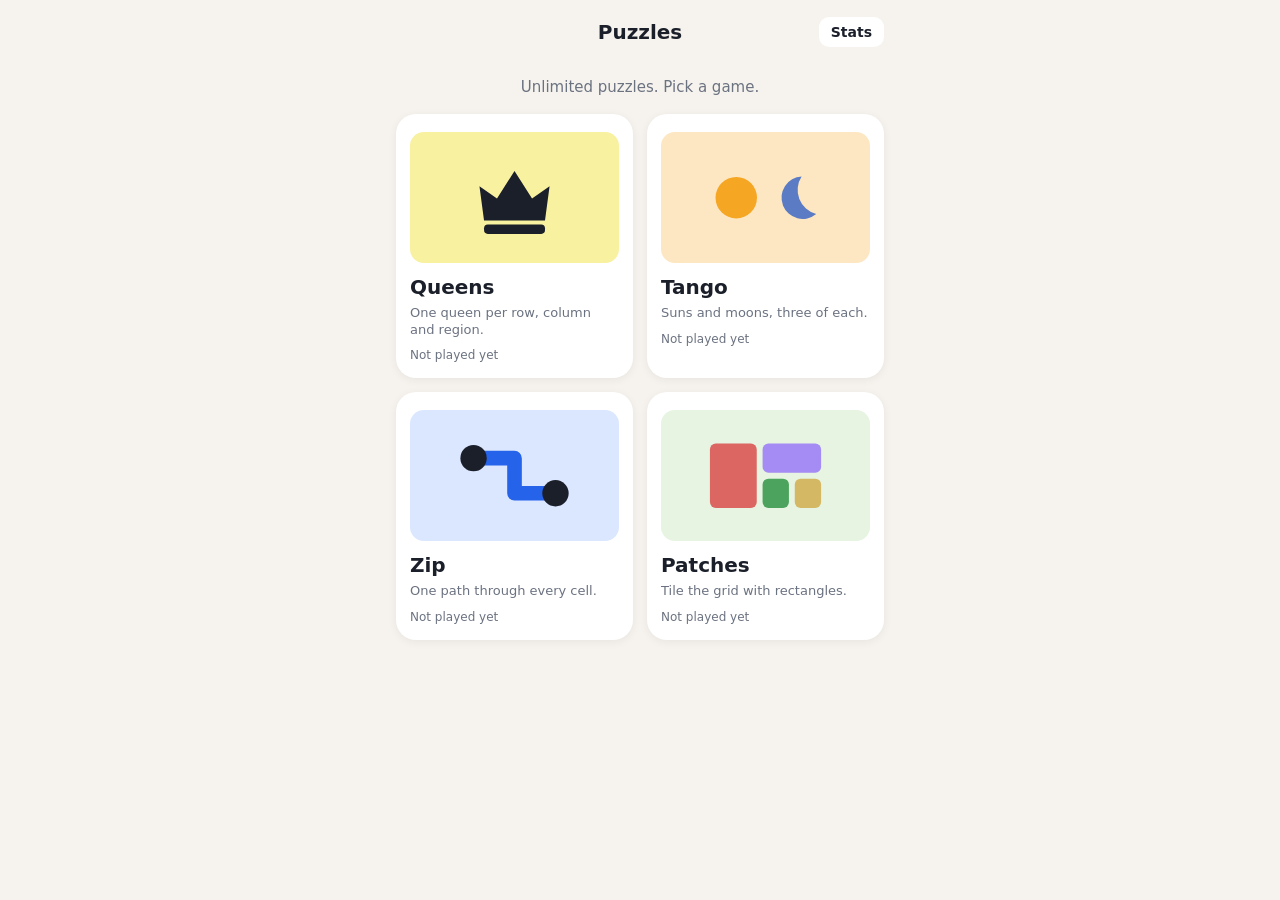
<file: index.html>
<!doctype html>
<html lang="en">
<head>
<meta charset="utf-8">
<meta name="viewport" content="width=device-width, initial-scale=1, maximum-scale=1, viewport-fit=cover, user-scalable=no">
<title>Puzzles</title>
<meta name="description" content="Queens, Tango, Zip and Patches. Unlimited puzzles, offline, no account.">
<meta property="og:type" content="website">
<meta property="og:site_name" content="Puzzles">
<meta property="og:title" content="Puzzles">
<meta property="og:description" content="Queens, Tango, Zip and Patches. Unlimited puzzles, offline, no account.">
<meta property="og:url" content="https://benjaminsirb.com/puzzles/">
<meta property="og:image" content="https://benjaminsirb.com/puzzles/og.png">
<meta property="og:image:width" content="1200">
<meta property="og:image:height" content="630">
<meta property="og:image:alt" content="Four mini puzzle boards: Queens, Tango, Zip and Patches">
<meta name="twitter:card" content="summary_large_image">
<meta name="twitter:title" content="Puzzles">
<meta name="twitter:description" content="Queens, Tango, Zip and Patches. Unlimited puzzles, offline, no account.">
<meta name="twitter:image" content="https://benjaminsirb.com/puzzles/og.png">
<meta name="theme-color" content="#14161c" media="(prefers-color-scheme: dark)">
<meta name="theme-color" content="#f6f3ee" media="(prefers-color-scheme: light)">
<meta name="apple-mobile-web-app-capable" content="yes">
<meta name="mobile-web-app-capable" content="yes">
<meta name="apple-mobile-web-app-status-bar-style" content="default">
<meta name="apple-mobile-web-app-title" content="Puzzles">
<link rel="manifest" href="manifest.webmanifest">
<link rel="apple-touch-icon" href="icons/icon-180.png">
<link rel="icon" href="icons/icon.svg" type="image/svg+xml">
<link rel="stylesheet" href="style.css">
</head>
<body>
<header class="top">
  <nav class="topbar">
    <button id="home-btn" class="back" hidden>&#8249; Puzzles</button>
    <h1 id="title" class="title">Puzzles</h1>
    <button id="stats-home" class="btn ghost small">Stats</button>
    <button id="share-top" class="btn ghost small" hidden>Share</button>
  </nav>
</header>
<main>
<section id="home" class="home">
  <p class="home-sub">Unlimited puzzles. Pick a game.</p>
  <div class="tiles-grid" id="tiles"></div>
</section>
<section id="game" hidden>
  <div class="bar">
    <div class="timer" id="timer">0:00</div>
    <div class="bar-right">
      <select id="size" class="size" hidden></select>
      <button id="stats" class="btn ghost" title="Results">Stats</button>
      <button id="new" class="btn">New</button>
    </div>
  </div>
  <div class="fit">
    <div class="stage">
      <div id="board" class="board"></div>
      <div id="cover" class="cover" hidden>
        <div class="cover-card">
          <h2 id="cover-title"></h2>
          <p id="cover-sub"></p>
          <button id="cover-btn" class="btn">Start game</button>
        </div>
      </div>
    </div>
  </div>
  <p id="hintmsg" class="hintmsg" hidden></p>
  <div id="actions" class="actions"></div>
  <p id="rules" class="rules"></p>
  <p id="seed" class="seed"></p>
</section>
</main>
<canvas id="confetti" class="confetti" hidden></canvas>
<div id="modal" class="modal" hidden>
  <div class="card">
    <div class="trophy"><svg viewBox="0 0 24 24"><path d="M4 18h16l1.2-9-4.6 3.2L12 5l-4.6 7.2L2.8 9z"/><rect x="4" y="19" width="16" height="2.5" rx="1"/></svg></div>
    <h2 id="modal-title">Nice work!</h2>
    <p id="modal-sub"></p>
    <button id="modal-results" class="btn ghost full">View results</button>
    <div class="row">
      <button id="modal-close" class="btn ghost">Close</button>
      <button id="modal-share" class="btn ghost">Share</button>
      <button id="modal-new" class="btn">New</button>
    </div>
  </div>
</div>
<div id="results" class="modal" hidden>
  <div class="card wide">
    <div class="results-head">
      <h2>Results</h2>
      <button id="results-close" class="btn ghost small">Close</button>
    </div>
    <div class="pills" id="results-games"></div>
    <div class="pills" id="results-sizes"></div>
    <div class="tiles" id="results-tiles"></div>
    <div class="chart-wrap">
      <svg id="results-chart" class="chart" viewBox="0 0 360 200" preserveAspectRatio="none"></svg>
      <div id="results-tip" class="tip" hidden></div>
    </div>
    <div class="table-wrap"><table id="results-table" class="table"></table></div>
    <button id="results-clear" class="link danger">Clear history</button>
  </div>
</div>
<script type="module" src="app.js"></script>
</body>
</html>
</file>
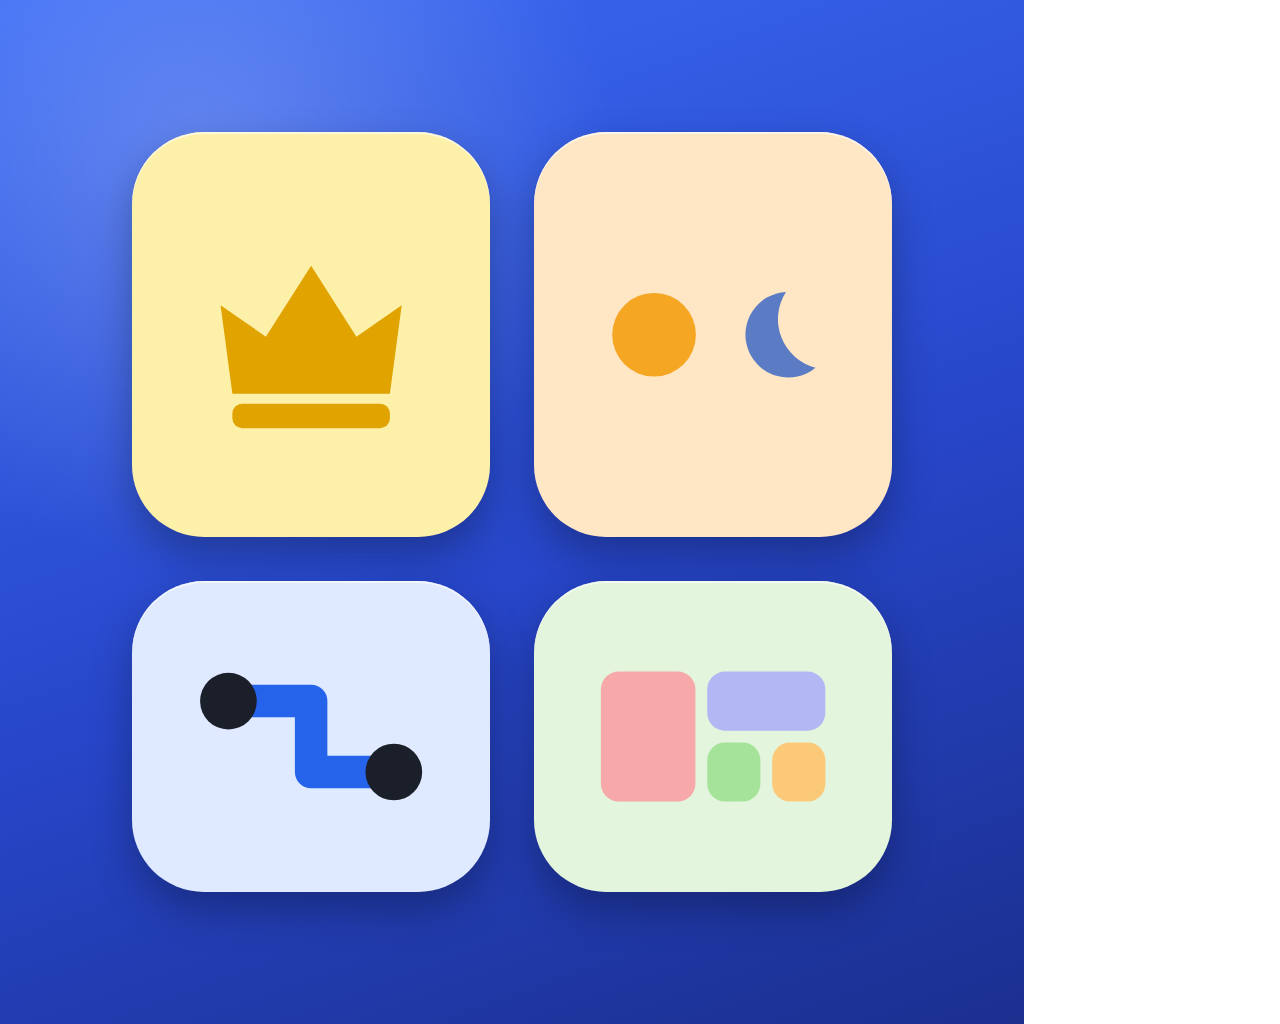
<file: og/icon.html>
<!doctype html>
<html><head><meta charset="utf-8"><title>Icon</title>
<style>
  html, body { margin: 0; width: 1024px; height: 1024px; overflow: hidden; }
  .icon { width: 1024px; height: 1024px; position: relative; background: linear-gradient(160deg, #3b6cf6 0%, #2746c9 55%, #1b2f8f 100%); overflow: hidden; }
  .glow { position: absolute; width: 900px; height: 900px; border-radius: 50%; background: radial-gradient(circle, rgba(255,255,255,.22), rgba(255,255,255,0) 65%); left: -250px; top: -300px; }
  .grid { position: absolute; inset: 132px; display: grid; grid-template-columns: 1fr 1fr; gap: 44px; }
  .tile { border-radius: 72px; display: flex; align-items: center; justify-content: center; box-shadow: 0 18px 40px rgba(0,0,0,.28), inset 0 2px 0 rgba(255,255,255,.6); }
  .tile svg { width: 66%; height: 66%; }
</style></head>
<body>
<div class="icon">
  <div class="glow"></div>
  <div class="grid">
    <div class="tile" style="background:#fdf0a8"><svg viewBox="0 0 24 24"><path d="M4 18h16l1.2-9-4.6 3.2L12 5l-4.6 7.2L2.8 9z" fill="#e0a300"/><rect x="4" y="19" width="16" height="2.5" rx="1" fill="#e0a300"/></svg></div>
    <div class="tile" style="background:#ffe6c4"><svg viewBox="0 0 48 24"><circle cx="12" cy="12" r="8.5" fill="#f5a623"/><path d="M38.8 3.3a8.7 8.7 0 1 0 6 15.4 10.2 10.2 0 0 1-6-15.4z" fill="#5b7cc4"/></svg></div>
    <div class="tile" style="background:#dfe9ff"><svg viewBox="0 0 40 24" fill="none"><path d="M6 6h14v12h14" stroke="#2563eb" stroke-width="5.5" stroke-linecap="round" stroke-linejoin="round"/><circle cx="6" cy="6" r="4.8" fill="#1b1f2a"/><circle cx="34" cy="18" r="4.8" fill="#1b1f2a"/></svg></div>
    <div class="tile" style="background:#e3f5dc"><svg viewBox="0 0 40 24"><rect x="1" y="1" width="16" height="22" rx="3" fill="#f7a8a8"/><rect x="19" y="1" width="20" height="10" rx="3" fill="#b3b8f5"/><rect x="19" y="13" width="9" height="10" rx="3" fill="#a6e39a"/><rect x="30" y="13" width="9" height="10" rx="3" fill="#fbc978"/></svg></div>
  </div>
</div>
</body></html>
</file>
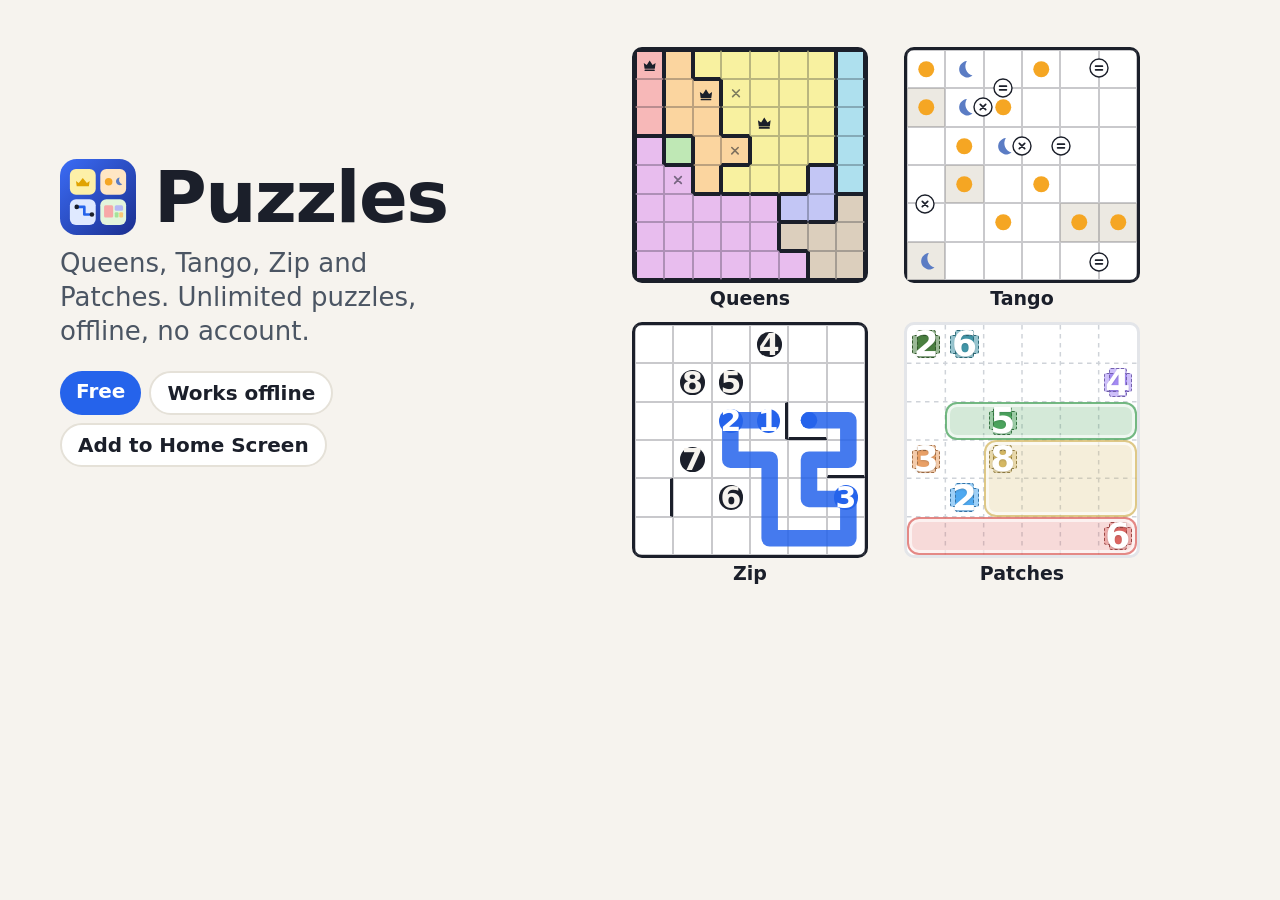
<file: og/preview.html>
<!doctype html>
<html lang="en">
<head>
<meta charset="utf-8">
<title>Puzzles link preview</title>
<link rel="stylesheet" href="../style.css">
<style>
  html, body { width: 1200px; height: 630px; overflow: hidden; margin: 0; padding: 0; background: #f6f3ee; color: #1b1f2a; }
  .og { display: flex; width: 1200px; height: 630px; align-items: center; padding: 0 60px; gap: 50px; box-sizing: border-box; }
  .intro { width: 420px; }
  .intro h1 { font-size: 72px; margin: 0 0 8px; letter-spacing: -1.5px; display: flex; align-items: center; gap: 18px; }
  .intro h1 img { width: 76px; height: 76px; }
  .intro p { font-size: 26px; line-height: 1.3; color: #4b5563; margin: 0 0 22px; }
  .intro .pills { display: flex; flex-wrap: wrap; gap: 8px; }
  .intro .pills span { background: #2563eb; color: #fff; font-weight: 700; font-size: 20px; padding: 8px 16px; border-radius: 999px; }
  .intro .pills span.alt { background: #fff; color: #1b1f2a; border: 2px solid #e5e1d8; }
  .boards { display: grid; grid-template-columns: 236px 236px; gap: 14px 36px; flex: none; margin-left: auto; }
  .mini { width: 100%; }
  .mini .board { width: 100%; }
  .mini .grid { border-radius: 10px; border-width: 3px; }
  .mini .label { font-weight: 800; font-size: 19px; margin: 6px 0 0; text-align: center; line-height: 1; }
  .mini .actions { display: none; }
</style>
</head>
<body>
<div class="og">
  <div class="intro">
    <h1><img src="../icons/icon.svg" alt="">Puzzles</h1>
    <p>Queens, Tango, Zip and Patches. Unlimited puzzles, offline, no account.</p>
    <div class="pills"><span>Free</span><span class="alt">Works offline</span><span class="alt">Add to Home Screen</span></div>
  </div>
  <div class="boards" id="boards"></div>
</div>
<script type="module">
  import * as queens from '../games/queens.js';
  import * as tango from '../games/tango.js';
  import * as zip from '../games/zip.js';
  import * as patches from '../games/patches.js';
  const api = { onChange() {}, onWin() {}, isSolved: () => false, addAction: () => document.createElement('button') };
  const show = (game, seed, size, state) => {
    const wrap = document.createElement('div'); wrap.className = 'mini';
    const board = document.createElement('div'); board.className = 'board';
    wrap.appendChild(board);
    const p = game.generate(seed, size);
    game.mount(board, p, api, state(p));
    const l = document.createElement('div'); l.className = 'label'; l.textContent = game.name; wrap.appendChild(l);
    document.querySelector('#boards').appendChild(wrap);
  };
  show(queens, 445994524, 'medium', (p) => { const marks = new Array(p.n * p.n).fill(0); p.solution.slice(0, 3).forEach((c, r) => { marks[r * p.n + c] = 2; }); [11, 20, 27, 33].forEach((i) => { if (!marks[i]) marks[i] = 1; }); return { marks }; });
  show(tango, 361247800, 'medium', (p) => { const vals = p.given.slice(); [0, 1, 3, 7, 8, 13, 14, 19, 21, 26, 30].forEach((i) => { vals[i] = p.solution[i]; }); return { vals }; });
  show(zip, 1223437120, 'medium', (p) => ({ path: p.solution.slice(0, 14) }));
  show(patches, 358177393, 'medium', (p) => ({ patches: p.solution.slice(0, 3).map((rc, i) => ({ ...rc, ci: i })) }));
</script>
</body>
</html>
</file>
<file: style.css>
:root {
  --bg: #f6f3ee; --fg: #1b1f2a; --muted: #6b7280; --card: #ffffff; --line: #1b1f2a;
  --accent: #2563eb; --error: #dc2626; --ok: #16a34a; --cell: #ffffff; --cell-given: #ece9e2;
  --grid-line: rgba(100, 100, 110, 0.35);
  color-scheme: light dark;
}
@media (prefers-color-scheme: dark) {
  :root {
    --bg: #14161c; --fg: #eceef3; --muted: #9aa3b2; --card: #1e2129; --line: #eceef3;
    --accent: #60a5fa; --error: #f87171; --ok: #22c55e; --cell: #242833; --cell-given: #303542;
    --grid-line: rgba(180, 180, 190, 0.3);
  }
}
* { box-sizing: border-box; }
html, body {
  margin: 0; background: var(--bg); color: var(--fg);
  font-family: -apple-system, system-ui, "Segoe UI", sans-serif;
  -webkit-text-size-adjust: 100%; -webkit-tap-highlight-color: transparent; overscroll-behavior: none;
}
html { height: 100%; overflow: hidden; touch-action: none; }
.card.wide, .table-wrap { touch-action: pan-y; } /* the results list is the one thing that scrolls */
body {
  padding: env(safe-area-inset-top) env(safe-area-inset-right) 0 env(safe-area-inset-left);
  height: 100vh; height: 100dvh; overflow: hidden; display: flex; flex-direction: column;
  -webkit-user-select: none; user-select: none; -webkit-touch-callout: none; touch-action: none;
}
main { flex: 1; min-height: 0; width: 100%; overflow: hidden; display: flex; flex-direction: column; }
/* Nothing scrolls: each view fills main and the board and tiles shrink to the space left. */
#home, #game { flex: 1; min-height: 0; display: flex; flex-direction: column; }
#home[hidden], #game[hidden] { display: none; }
#home { container-type: size; }
.top { padding: 12px 16px 0; max-width: 520px; margin: 0 auto; }
.topbar { display: grid; grid-template-columns: 1fr auto 1fr; align-items: center; min-height: 40px; }
.title { margin: 0; font-size: 20px; font-weight: 800; text-align: center; grid-column: 2; }
.back { grid-column: 1; justify-self: start; background: none; border: 0; color: var(--accent); font: inherit; font-weight: 600; font-size: 17px; padding: 6px 0; cursor: pointer; }
.back[hidden] { display: none; }
#stats-home { grid-column: 3; justify-self: end; }
#stats-home[hidden] { display: none; }
#share-top { grid-column: 3; justify-self: end; }
#share-top[hidden] { display: none; }
.home-sub { color: var(--muted); text-align: center; margin: 14px 0 18px; font-size: 15px; }
.tiles-grid { display: grid; grid-template-columns: 1fr 1fr; gap: 14px; }
.tile-game {
  background: var(--card); border: 0; border-radius: 20px; padding: 18px 14px 16px; text-align: left; color: var(--fg);
  font: inherit; cursor: pointer; display: flex; flex-direction: column; gap: 6px; box-shadow: 0 2px 10px rgba(0,0,0,.06);
  transition: transform .12s;
}
.tile-game:active { transform: scale(.97); }
.tile-game .glyph { width: 100%; height: max(36px, min((50cqw - 35px) / 1.6, 50cqh - 182px)); border-radius: 14px; display: flex; align-items: center; justify-content: center; margin-bottom: 6px; }
.tile-game .glyph svg { width: 56%; height: 70%; }
.tile-game .name { font-size: 20px; font-weight: 800; }
.tile-game .tag { font-size: 13px; color: var(--muted); line-height: 1.3; }
.tile-game .meta { font-size: 12px; color: var(--muted); margin-top: 4px; font-variant-numeric: tabular-nums; }
.tile-game .meta b { color: var(--fg); }
main { padding: 12px 16px calc(24px + env(safe-area-inset-bottom)); max-width: 520px; margin: 0 auto; }
.top { flex: none; width: 100%; }
.bar { display: flex; align-items: center; justify-content: space-between; margin-bottom: 12px; }
.timer { font-variant-numeric: tabular-nums; font-size: 22px; font-weight: 700; }
.bar-right { display: flex; gap: 8px; align-items: center; }
.btn { font: inherit; font-weight: 600; border: 0; border-radius: 10px; padding: 9px 16px; background: var(--accent); color: #fff; cursor: pointer; }
.btn.ghost { background: var(--card); color: var(--fg); }
.btn.small { padding: 7px 12px; font-size: 14px; }
.btn:disabled { opacity: .4; cursor: default; }
.link { background: none; border: 0; color: var(--accent); font: inherit; font-weight: 600; padding: 6px; cursor: pointer; }
.link.danger { color: var(--muted); font-weight: 500; font-size: 13px; margin-top: 8px; }
.size {
  font: inherit; font-weight: 600; border-radius: 10px; padding: 8px 30px 8px 12px; color: var(--fg); border: 0; cursor: pointer;
  appearance: none; -webkit-appearance: none;
  background: var(--card) url("data:image/svg+xml,%3Csvg xmlns='http://www.w3.org/2000/svg' viewBox='0 0 12 12'%3E%3Cpath d='M2.5 4.5l3.5 3.5 3.5-3.5' fill='none' stroke='%236b7280' stroke-width='1.8' stroke-linecap='round' stroke-linejoin='round'/%3E%3C/svg%3E") no-repeat right 11px center / 12px 12px;
}
.fit { flex: 1; min-height: 0; container-type: size; display: flex; align-items: center; justify-content: center; }
.stage { width: min(100cqw, 100cqh, 480px); position: relative; }
.board { width: 100%; position: relative; transition: filter .3s, opacity .3s; }
.board.covered { filter: blur(10px); opacity: 0; pointer-events: none; transition: none; } /* vanish at once, fade back in on start; a blur alone still shows the layout */
.cover { position: absolute; inset: 0; display: flex; align-items: center; justify-content: center; z-index: 5; background: color-mix(in srgb, var(--bg) 55%, transparent); border-radius: 6px; animation: fade .25s ease-out; }
.cover[hidden] { display: none; }
.cover-card { background: var(--card); border-radius: 18px; padding: 22px 26px; text-align: center; box-shadow: 0 12px 40px rgba(0,0,0,.25); min-width: 60%; }
.cover-card h2 { margin: 0 0 4px; font-size: 24px; }
.cover-card p { margin: 0 0 16px; color: var(--muted); font-size: 14px; }
.cover-card .btn { padding: 12px 28px; font-size: 16px; }
.wrap { position: relative; width: 100%; }
.grid {
  display: grid; grid-template-columns: repeat(var(--n), 1fr); width: 100%; aspect-ratio: 1;
  border: 2px solid var(--line); border-radius: 6px; background: var(--cell); touch-action: none;
}
.cell {
  position: relative; display: flex; align-items: center; justify-content: center;
  border: 1px solid var(--grid-line); aspect-ratio: 1; cursor: pointer;
}
.cell svg { width: 62%; height: 62%; display: block; }
.cell.error { box-shadow: inset 0 0 0 3px var(--error); z-index: 1; }
.overlay { position: absolute; inset: 0; pointer-events: none; }
.actions { display: flex; gap: 6px; justify-content: center; margin: 14px 0 4px; min-height: 36px; flex-wrap: wrap; }
.actions .btn { padding: 9px 11px; font-size: 15px; }
.hintmsg { flex: none; min-height: 1.3em; text-align: center; color: var(--accent); font-weight: 600; font-size: 14px; margin: 10px 0 -6px; animation: fade .2s ease-out; }
.hintmsg[hidden] { display: block; visibility: hidden; } /* keep its line so the board does not jump */
@keyframes hintpulse { 0%, 100% { box-shadow: inset 0 0 0 0 var(--accent); } 50% { box-shadow: inset 0 0 0 4px var(--accent); } }
.cell.hint { animation: hintpulse .9s ease-in-out 3; z-index: 2; }
.patches .patch.hint { animation: hintpulse .9s ease-in-out 3; }
.rules { color: var(--muted); font-size: 14px; line-height: 1.45; text-align: center; margin: 8px 0; }
@media (max-height: 700px) { .rules { font-size: 12.5px; line-height: 1.35; margin: 6px 0; } .actions { margin-top: 10px; } }
.seed { color: var(--muted); font-size: 12px; text-align: center; margin: 0; }
/* Solved celebration */
:root { --gold: #f2b705; --gold-dark: #b8860b; }
.modal[hidden], .confetti[hidden] { display: none; }
.confetti { position: fixed; inset: 0; width: 100%; height: 100%; pointer-events: none; z-index: 20; }
.modal {
  position: fixed; inset: 0; z-index: 30; display: flex; align-items: flex-end; justify-content: center;
  background: rgba(0,0,0,.45); animation: fade .25s ease-out;
  padding: 0 16px calc(24px + env(safe-area-inset-bottom));
}
@media (min-width: 520px) { .modal { align-items: center; } }
.card {
  background: var(--card); color: var(--fg); border-radius: 22px; padding: 28px 24px 20px; width: 100%; max-width: 420px;
  text-align: center; box-shadow: 0 20px 60px rgba(0,0,0,.35); animation: rise .45s cubic-bezier(.2,.9,.3,1.2);
}
.card h2 { margin: 10px 0 4px; font-size: 26px; }
.card p { margin: 0 0 20px; color: var(--muted); font-size: 17px; font-variant-numeric: tabular-nums; }
.card .row { display: flex; gap: 10px; }
.card .btn.ghost { background: var(--bg); }
.card .btn.full { display: block; width: 100%; padding: 13px 0; font-size: 16px; margin: 0 0 10px; }
.card.wide { max-width: 480px; padding: 20px 18px 16px; text-align: left; max-height: calc(100vh - 48px - env(safe-area-inset-bottom)); overflow-y: auto; }
.results-head { display: flex; align-items: center; justify-content: space-between; margin-bottom: 10px; }
.results-head h2 { margin: 0; font-size: 22px; }
.pills { display: flex; gap: 6px; margin-bottom: 8px; flex-wrap: wrap; }
.pills:empty { display: none; }
.pills button { font: inherit; font-size: 13px; font-weight: 600; border: 1.5px solid var(--grid-line); background: transparent; color: var(--muted); padding: 5px 11px; border-radius: 999px; cursor: pointer; }
.pills button.active { background: var(--accent); border-color: var(--accent); color: #fff; }
.tiles { display: grid; grid-template-columns: repeat(4, 1fr); gap: 8px; margin: 10px 0 12px; }
.tile { background: var(--bg); border-radius: 12px; padding: 10px 8px; text-align: center; }
.tile .v { font-size: 18px; font-weight: 800; font-variant-numeric: tabular-nums; line-height: 1.1; }
.tile .k { font-size: 11px; color: var(--muted); margin-top: 3px; text-transform: uppercase; letter-spacing: .04em; }
.chart-wrap { position: relative; width: 100%; }
.chart { width: 100%; height: 200px; display: block; overflow: visible; touch-action: none; }
.chart .grid-line { stroke: var(--grid-line); stroke-width: 1; }
.chart .axis-label { fill: var(--muted); font-size: 11px; font-family: inherit; }
.chart .series { fill: none; stroke: var(--accent); stroke-width: 2; stroke-linejoin: round; stroke-linecap: round; }
.chart .avg { stroke: var(--muted); stroke-width: 1.5; stroke-dasharray: 4 4; }
.chart .pt { fill: var(--accent); stroke: var(--card); stroke-width: 2; }
.chart .pt.best { fill: var(--gold); }
.chart .pt.hot { r: 7; }
.chart .cross { stroke: var(--muted); stroke-width: 1; stroke-dasharray: 2 3; }
.chart .empty { fill: var(--muted); font-size: 14px; font-family: inherit; }
.tip { position: absolute; top: 0; left: 0; background: var(--fg); color: var(--bg); font-size: 12px; padding: 6px 9px; border-radius: 8px; pointer-events: none; white-space: nowrap; transform: translate(-50%, -115%); }
.table-wrap { max-height: 170px; overflow-y: auto; margin-top: 12px; border-top: 1px solid var(--grid-line); }
.table { width: 100%; border-collapse: collapse; font-size: 13px; }
.table td { padding: 6px 4px; border-bottom: 1px solid var(--grid-line); font-variant-numeric: tabular-nums; }
.table td:nth-last-child(2) { text-align: right; font-weight: 600; }
.table td.act { width: 1%; text-align: right; padding-right: 0; }
.link.small { font-size: 13px; padding: 2px 4px; }
.table td.muted { color: var(--muted); }
.card .row .btn { flex: 1; padding: 13px 0; font-size: 16px; }
.trophy { width: 72px; height: 72px; margin: 0 auto; border-radius: 50%; background: color-mix(in srgb, var(--gold) 22%, transparent); display: flex; align-items: center; justify-content: center; animation: pop .6s cubic-bezier(.2,.9,.3,1.4) .1s both; }
.trophy svg { width: 44px; height: 44px; fill: var(--gold); filter: drop-shadow(0 2px 2px rgba(0,0,0,.25)); }
@keyframes fade { from { opacity: 0; } to { opacity: 1; } }
@keyframes rise { from { transform: translateY(40px) scale(.96); opacity: 0; } to { transform: none; opacity: 1; } }
@keyframes pop { 0% { transform: scale(.3); opacity: 0; } 60% { transform: scale(1.25); opacity: 1; } 100% { transform: scale(1); } }
@keyframes bounce { 0% { transform: scale(1); } 40% { transform: scale(1.1) rotate(-2deg); } 70% { transform: scale(.96) rotate(1deg); } 100% { transform: scale(1); } }
@keyframes glow { from { box-shadow: 0 0 0 3px var(--gold); } to { box-shadow: 0 0 0 3px var(--gold), 0 0 24px var(--gold); } }
/* .solved holds the settled gold look, .celebrate the motion that only plays on a fresh win. */
.solved .grid { box-shadow: 0 0 0 3px var(--gold); }
.celebrate .grid { animation: glow .9s ease-in-out .3s 2 alternate; }
.solved .queens .cell svg:not(.x) { width: 70%; height: 70%; fill: var(--gold); color: var(--gold); filter: drop-shadow(0 1px 2px rgba(0,0,0,.35)); }
.celebrate .queens .cell svg:not(.x) { animation: bounce .6s cubic-bezier(.2,.9,.3,1.2) var(--d, 0s) both; }
.solved .queens .cell svg.x { opacity: 0; transition: opacity .4s; }
.celebrate .tango .cell svg { animation: bounce .6s cubic-bezier(.2,.9,.3,1.2) var(--d, 0s) both; }
.solved .zip .path polyline { stroke: var(--gold); opacity: 1; filter: drop-shadow(0 0 2px rgba(0,0,0,.25)); }
.solved .zip .path circle { fill: var(--gold); }
.solved .zip .num.hit { background: var(--gold); color: #1b1f2a; }
.celebrate .zip .num.hit { animation: bounce .6s cubic-bezier(.2,.9,.3,1.2) var(--d, 0s) both; }
/* Patches tile the whole board, so their win is a gold glimmer rippling out from the centre, */
/* not a pop; afterwards the patches rest in their original colours. */
@keyframes glimmer {
  45% { border-color: var(--gold); box-shadow: inset 0 0 0 3px rgba(255,255,255,.65), inset 0 0 16px rgba(242,183,5,.5); }
}
.celebrate .patches .patch { animation: glimmer .7s ease-in-out var(--sd, 0s) both; }
@media (prefers-reduced-motion: reduce) {
  .celebrate .grid, .celebrate .queens .cell svg:not(.x), .celebrate .tango .cell svg,
  .celebrate .zip .num.hit, .celebrate .patches .patch { animation: none; }
}

/* Queens */
/* Region colours are light in both themes, so the cell lines stay dark instead of following --grid-line. */
.queens .cell { color: #1b1f2a; border-color: rgba(27, 31, 42, 0.28); }
.queens .cell.bt { border-top: 2px solid #1b1f2a; }
.queens .cell.bl { border-left: 2px solid #1b1f2a; }
.queens .cell.bb { border-bottom: 2px solid #1b1f2a; }
.queens .cell.br { border-right: 2px solid #1b1f2a; }
.queens .cell .x { opacity: .55; }
.queens .cell .x.auto { opacity: .3; }

/* Tango */
.tango .cell.given { background: var(--cell-given); }
.tango .overlay { --gb: 2px; } /* the .grid border width */
.tango .con { position: absolute; width: 20px; height: 20px; transform: translate(-50%, -50%); }
.tango .con svg { width: 100%; height: 100%; display: block; overflow: visible; }
.tango .con .ring { fill: var(--card); stroke: var(--line); stroke-width: 1.4; }
.tango .con path { fill: none; stroke: var(--fg); stroke-width: 1.7; stroke-linecap: round; }

/* Zip */
.zip .cell.wr { border-right: 3px solid var(--line); }
.zip .cell.wd { border-bottom: 3px solid var(--line); }
.zip .num {
  width: 68%; height: 68%; border-radius: 50%; background: var(--fg); color: var(--bg);
  display: flex; align-items: center; justify-content: center; font-weight: 800; font-size: clamp(16px, 4.8vmin, 30px);
  position: relative; z-index: 2;
}
.zip .num.hit { background: var(--accent); color: #fff; }
.zip .path { position: absolute; inset: 0; width: 100%; height: 100%; z-index: 1; pointer-events: none; } /* touches on the line reach the grid */
.zip .path polyline { fill: none; stroke: var(--accent); stroke-width: .42; stroke-linecap: round; stroke-linejoin: round; opacity: .85; }
.zip .path circle { fill: var(--accent); }

/* Patches: a white board with dashed cell lines; clues are soft coloured tiles shaped like their patch. */
.patches { --pt-board: #ffffff; --pt-line: #cfd3d9; --pt-edge: #e3e5e9; background: var(--pt-board); border-radius: 14px; }
@media (prefers-color-scheme: dark) { .patches { --pt-board: var(--cell); --pt-line: #565e6e; --pt-edge: #3a404d; } }
.patches .grid { position: relative; z-index: 1; background: transparent; border: 2.5px solid var(--pt-edge); border-radius: 14px; overflow: hidden; }
.patches .cell { border: 0; z-index: 1; }
.patches .lines { position: absolute; inset: 0; width: 100%; height: 100%; pointer-events: none; overflow: visible; }
.patches .lines line { stroke: var(--pt-line); stroke-width: 1.5; stroke-dasharray: 4.5 4.5; }
.patches .overlay { z-index: 0; }
.patches .ptile {
  position: relative; display: flex; align-items: center; justify-content: center;
  background: var(--pc); border-radius: 10%; box-shadow: 0 3px 6px rgba(27,31,42,.12);
}
.patches .ptile.square { width: 60%; height: 60%; }
.patches .ptile.tall { width: 50%; height: 74%; }
.patches .ptile.wide { width: 74%; height: 50%; }
.patches .ptile.any { width: 74%; height: 74%; background: none; box-shadow: none; }
.patches .ptile .arm, .patches .ptile .core {
  position: absolute; border: 1.5px dashed color-mix(in srgb, var(--pc) 70%, #000); border-radius: 12%;
}
.patches .ptile .arm { background: color-mix(in srgb, var(--pc) 55%, var(--pt-board)); }
.patches .ptile .arm.v { left: 17%; right: 17%; top: 0; bottom: 0; }
.patches .ptile .arm.h { top: 17%; bottom: 17%; left: 0; right: 0; }
.patches .ptile .core { inset: 17%; background: var(--pc); border-radius: 6%; }
.patches .clue {
  position: relative; z-index: 1; color: #fff; font-weight: 600; line-height: 1;
  font-size: clamp(18px, 6vmin, 36px); text-shadow: 0 1px 2px rgba(27,31,42,.18);
}
.patches .patch {
  position: absolute; border-radius: 12px;
  background: color-mix(in srgb, var(--pc) 24%, transparent);
  border: 2px solid color-mix(in srgb, var(--pc) 70%, transparent);
  box-shadow: inset 0 0 0 3px color-mix(in srgb, var(--pt-board) 60%, transparent);
}
.patches .preview { position: absolute; z-index: 2; border: 2.5px dashed var(--accent); background: color-mix(in srgb, var(--accent) 25%, transparent); border-radius: 7px; pointer-events: none; }
.patches .preview.bad { border-color: var(--error); background: color-mix(in srgb, var(--error) 25%, transparent); }
/* Short landscape screens (phones on their side): board left, controls right; home tiles in one row. */
@media (orientation: landscape) and (max-height: 520px) {
  .top, main { max-width: 900px; }
  #game { display: grid; grid-template-columns: minmax(0, 1fr) minmax(0, 1fr); grid-template-rows: auto auto auto auto 1fr; column-gap: 20px; }
  #game > .fit { grid-column: 1; grid-row: 1 / -1; }
  #game > :not(.fit) { grid-column: 2; }
  #game .actions { justify-content: flex-start; }
  #game .rules, #game .seed { text-align: left; }
  .tiles-grid { grid-template-columns: repeat(4, 1fr); }
  .tile-game .glyph { height: max(36px, min((25cqw - 39px) / 1.6, 100cqh - 196px)); }
}
</file>
